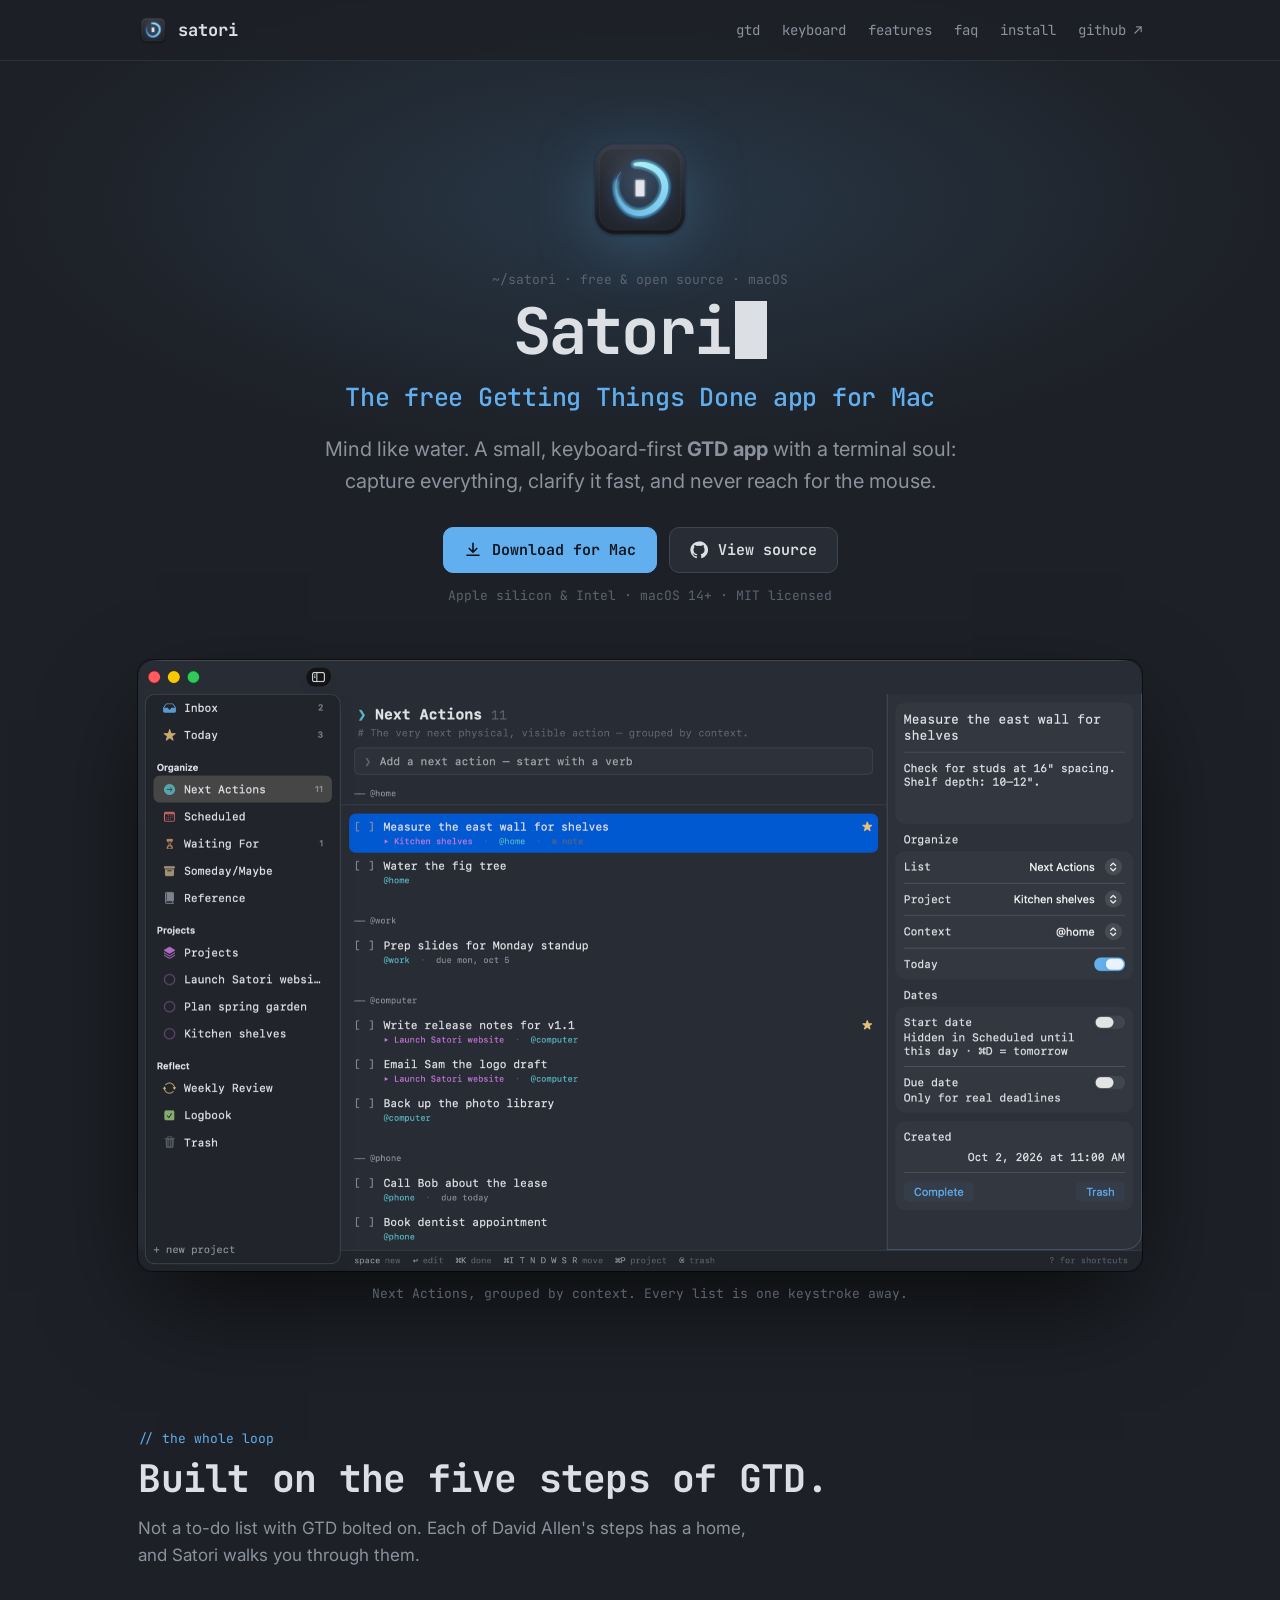
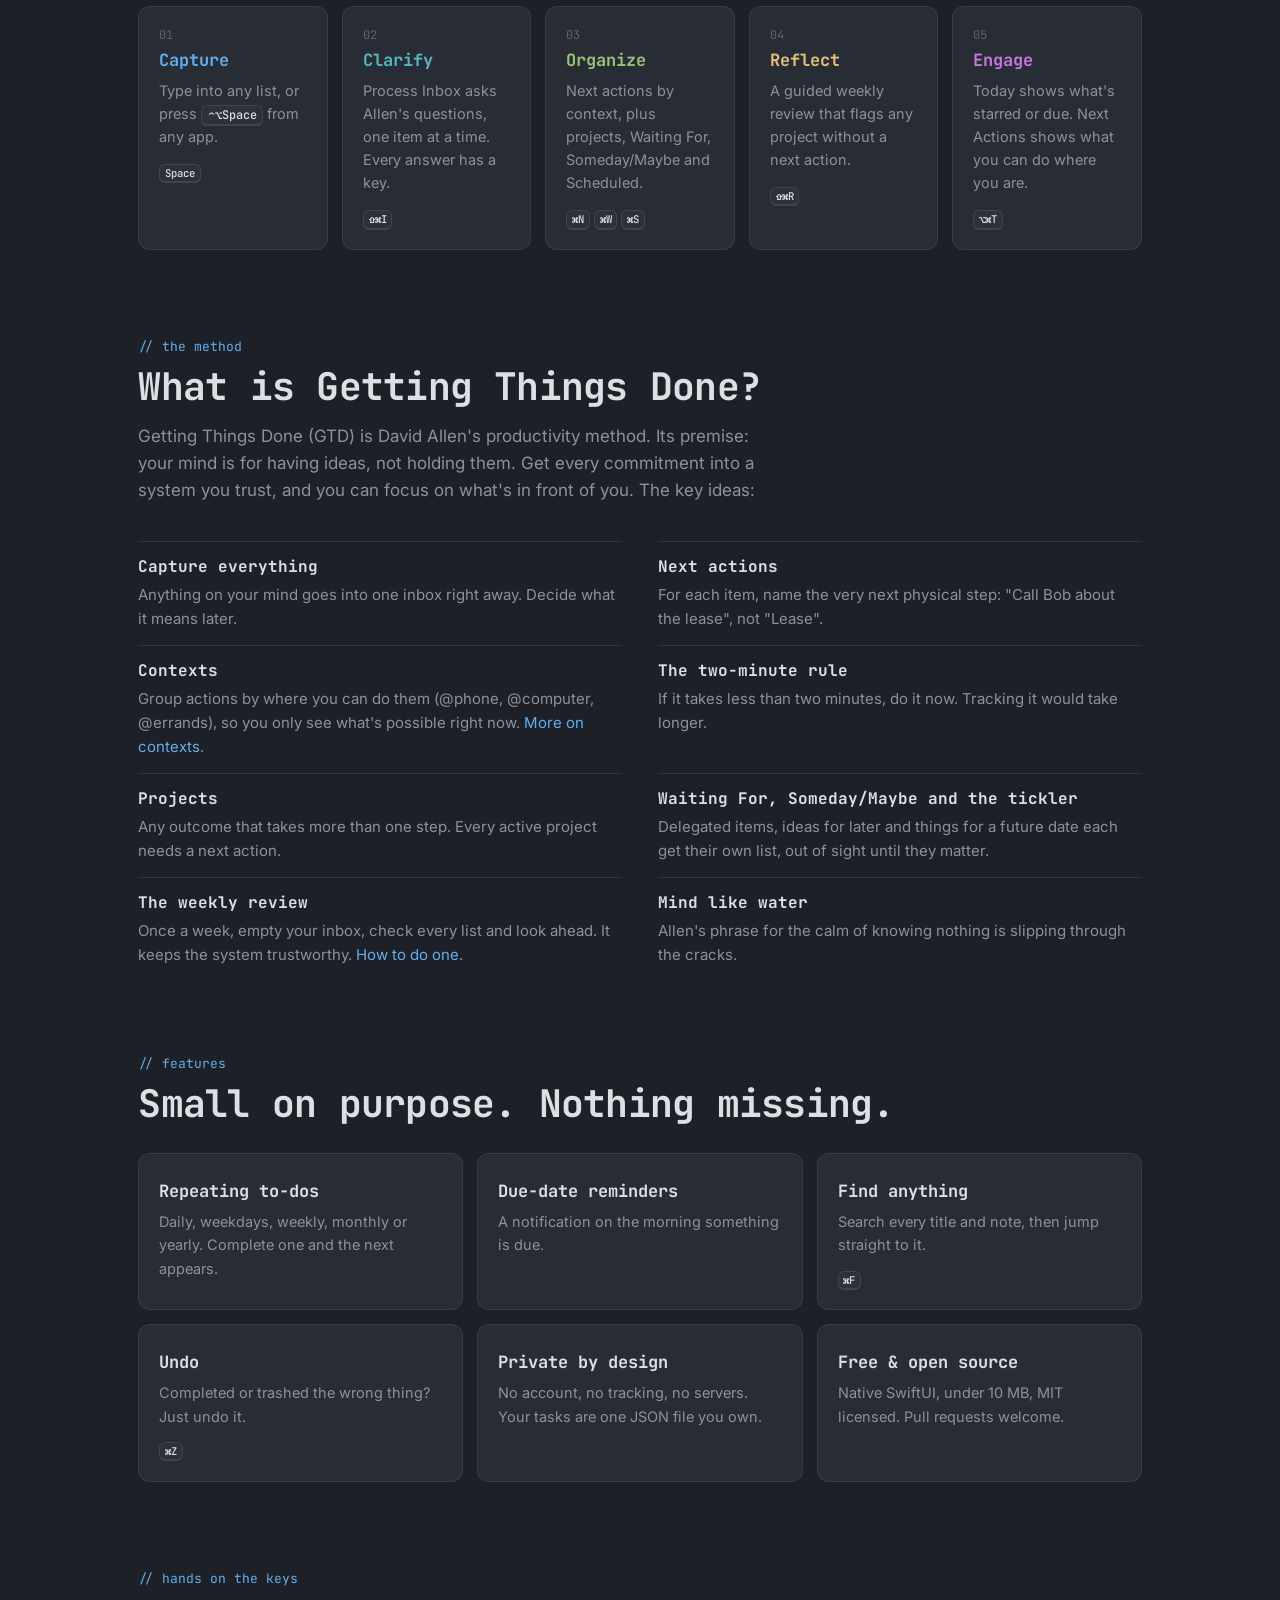
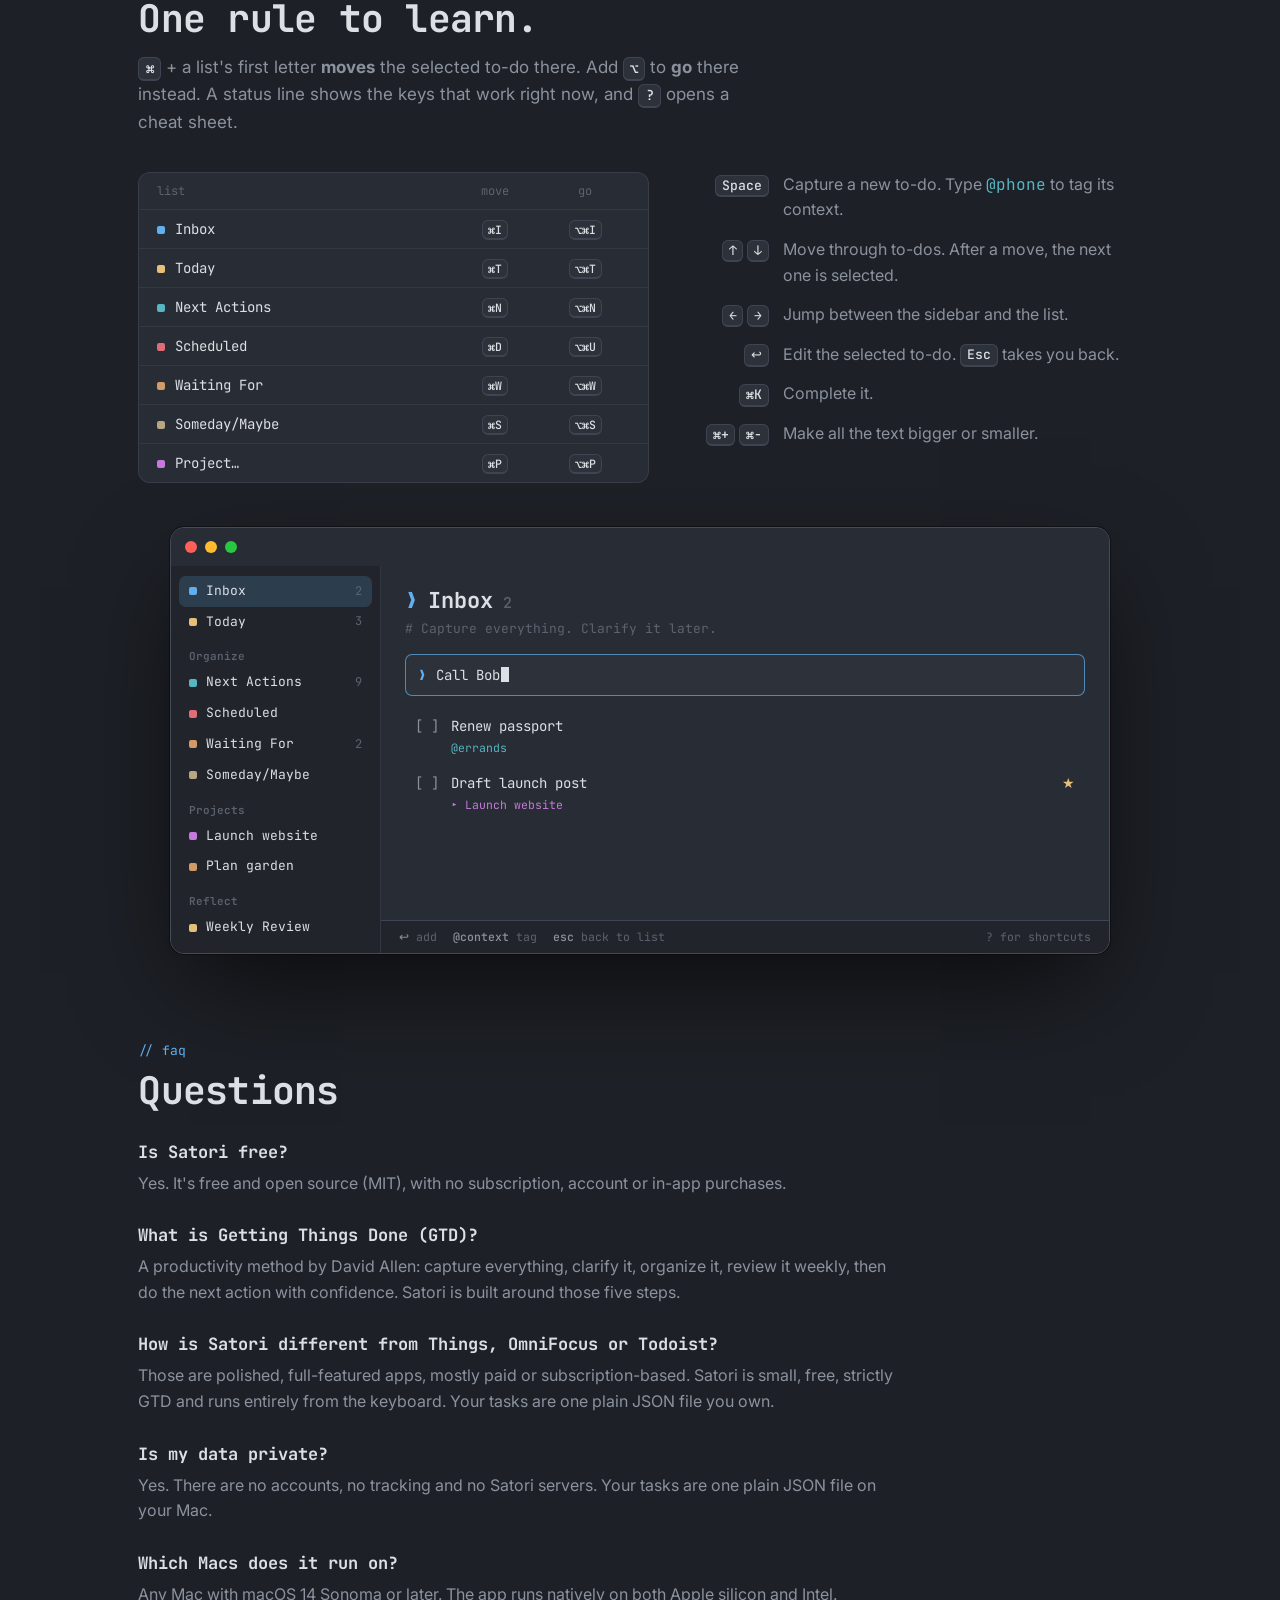
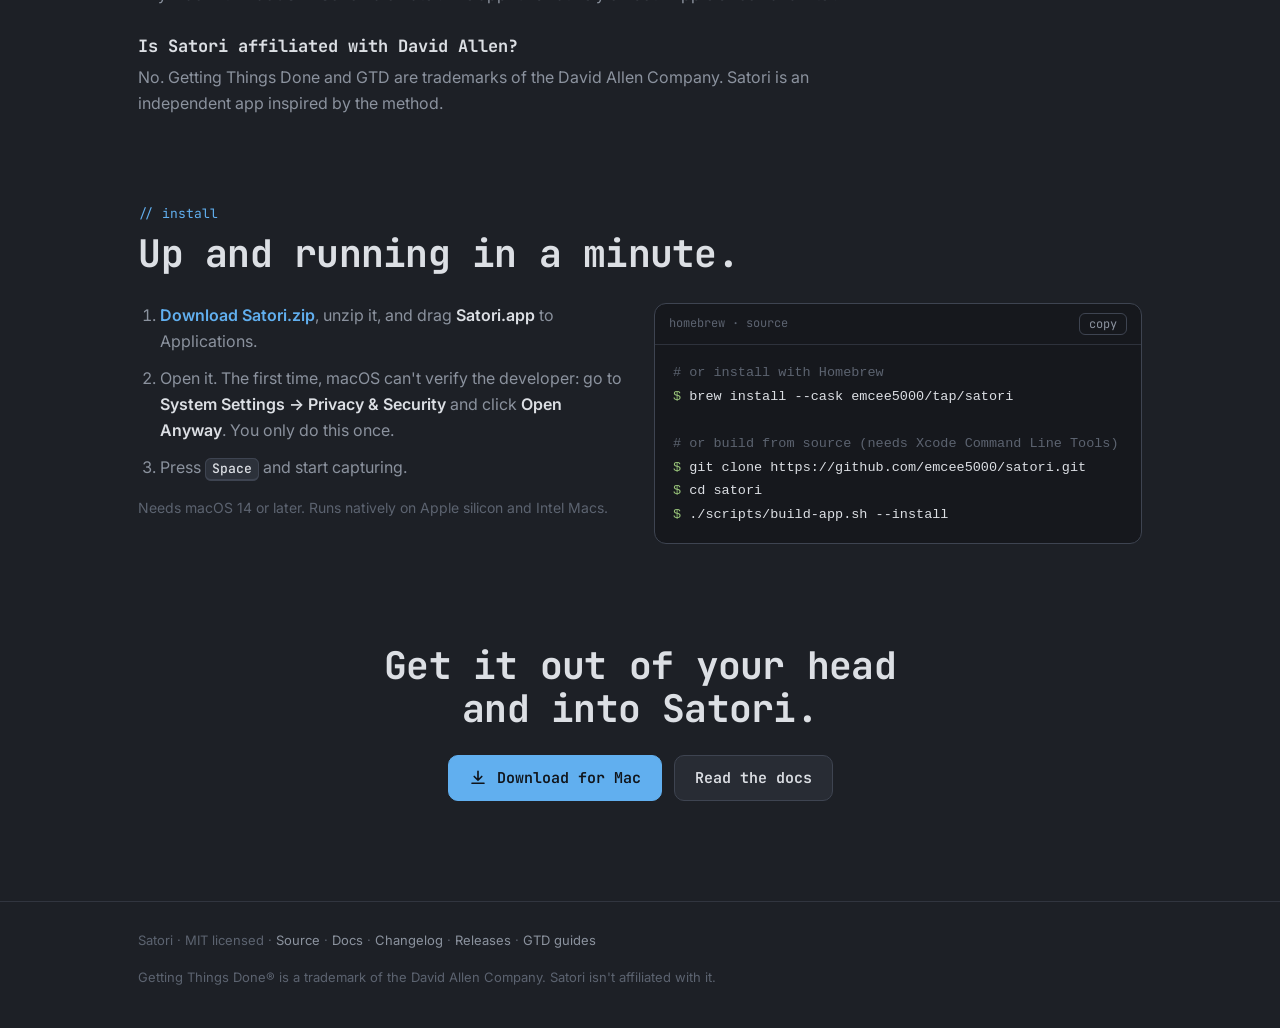
<file: site/index.html>
<!doctype html>
<html lang="en">
<head>
  <meta charset="utf-8">
  <meta name="viewport" content="width=device-width, initial-scale=1">
  <title>Satori — Free Getting Things Done (GTD) App for Mac</title>
  <meta name="description" content="Satori is a free, open-source Getting Things Done (GTD) app for Mac: inbox, next actions, projects, weekly review and reminders, all from the keyboard.">
  <link rel="canonical" href="https://satorigtd.app/">
  <meta name="robots" content="index, follow, max-image-preview:large">
  <meta property="og:type" content="website">
  <meta property="og:site_name" content="Satori">
  <meta property="og:title" content="Satori — Free Getting Things Done (GTD) App for Mac">
  <meta property="og:description" content="A free, open-source, keyboard-first GTD app for Mac. Capture everything, clarify it fast, and do a real weekly review.">
  <meta property="og:url" content="https://satorigtd.app/">
  <meta property="og:image" content="https://satorigtd.app/og.jpg">
  <meta property="og:image:width" content="1200">
  <meta property="og:image:height" content="630">
  <meta property="og:image:alt" content="Satori, the free Getting Things Done app for Mac, showing its Next Actions list">
  <meta name="twitter:card" content="summary_large_image">
  <meta name="twitter:title" content="Satori — Free Getting Things Done (GTD) App for Mac">
  <meta name="twitter:description" content="A free, open-source, keyboard-first GTD app for Mac.">
  <meta name="twitter:image" content="https://satorigtd.app/og.jpg">
  <script type="application/ld+json">
{
 "@context": "https://schema.org",
 "@graph": [
  {
   "@type": "SoftwareApplication",
   "@id": "https://satorigtd.app/#app",
   "name": "Satori",
   "description": "A free, open-source, keyboard-first Getting Things Done (GTD) app for Mac.",
   "url": "https://satorigtd.app/",
   "applicationCategory": "BusinessApplication",
   "applicationSubCategory": "Task manager",
   "operatingSystem": "macOS 14 or later",
   "offers": {
    "@type": "Offer",
    "price": "0",
    "priceCurrency": "USD"
   },
   "isAccessibleForFree": true,
   "downloadUrl": "https://github.com/emcee5000/satori/releases/latest/download/Satori.zip",
   "screenshot": "https://satorigtd.app/screenshot.png",
   "image": "https://satorigtd.app/icon.png",
   "license": "https://opensource.org/licenses/MIT",
   "featureList": [
    "Inbox capture from any app (⌃⌥Space)",
    "Process Inbox: GTD clarify questions, one item at a time",
    "Next actions grouped by context",
    "Projects with stalled-project warnings",
    "Waiting For, Someday/Maybe, Reference and a Scheduled tickler",
    "Guided weekly review",
    "Repeating to-dos",
    "Due-date reminders",
    "Undo and redo",
    "Find (⌘F)",
    "Keyboard shortcuts for everything",
    "Private: no account, data in one JSON file"
   ],
   "author": {
    "@type": "Person",
    "name": "Michael Clarke",
    "url": "https://github.com/emcee5000"
   },
   "sameAs": [
    "https://github.com/emcee5000/satori"
   ]
  },
  {
   "@type": "WebSite",
   "@id": "https://satorigtd.app/#website",
   "url": "https://satorigtd.app/",
   "name": "Satori",
   "about": {
    "@id": "https://satorigtd.app/#app"
   }
  },
  {
   "@type": "FAQPage",
   "@id": "https://satorigtd.app/#faq",
   "mainEntity": [
    {
     "@type": "Question",
     "name": "Is Satori free?",
     "acceptedAnswer": {
      "@type": "Answer",
      "text": "Yes. It's free and open source (MIT), with no subscription, account or in-app purchases."
     }
    },
    {
     "@type": "Question",
     "name": "What is Getting Things Done (GTD)?",
     "acceptedAnswer": {
      "@type": "Answer",
      "text": "A productivity method by David Allen: capture everything, clarify it, organize it, review it weekly, then do the next action with confidence. Satori is built around those five steps."
     }
    },
    {
     "@type": "Question",
     "name": "How is Satori different from Things, OmniFocus or Todoist?",
     "acceptedAnswer": {
      "@type": "Answer",
      "text": "Those are polished, full-featured apps, mostly paid or subscription-based. Satori is small, free, strictly GTD and runs entirely from the keyboard. Your tasks are one plain JSON file you own."
     }
    },
    {
     "@type": "Question",
     "name": "Is my data private?",
     "acceptedAnswer": {
      "@type": "Answer",
      "text": "Yes. There are no accounts, no tracking and no Satori servers. Your tasks are one plain JSON file on your Mac."
     }
    },
    {
     "@type": "Question",
     "name": "Which Macs does it run on?",
     "acceptedAnswer": {
      "@type": "Answer",
      "text": "Any Mac with macOS 14 Sonoma or later. The app runs natively on both Apple silicon and Intel."
     }
    },
    {
     "@type": "Question",
     "name": "Is Satori affiliated with David Allen?",
     "acceptedAnswer": {
      "@type": "Answer",
      "text": "No. Getting Things Done and GTD are trademarks of the David Allen Company. Satori is an independent app inspired by the method."
     }
    }
   ]
  }
 ]
}
  </script>
  <meta name="theme-color" content="#21252b">
  <link rel="icon" type="image/png" href="favicon.png">
  <link rel="apple-touch-icon" href="icon.png">
  <link rel="preconnect" href="https://fonts.googleapis.com">
  <link rel="preconnect" href="https://fonts.gstatic.com" crossorigin>
  <link href="https://fonts.googleapis.com/css2?family=JetBrains+Mono:wght@400;500;700&family=Inter:wght@400;500;600&display=swap" rel="stylesheet">
  <style>
    :root {
      --bg: #1d2026;
      --bg-2: #21252b;
      --panel: #282c34;
      --panel-2: #2c313a;
      --border: #3e4451;
      --text: #dcdfe4;
      --dim: #8b929e;
      --faint: #5c6370;
      --blue: #61afef;
      --cyan: #56b6c2;
      --green: #98c379;
      --yellow: #e5c07b;
      --orange: #d19a66;
      --red: #e06c75;
      --magenta: #c678dd;
      --mono: "JetBrains Mono", ui-monospace, "SF Mono", Menlo, monospace;
      --sans: Inter, system-ui, -apple-system, "Segoe UI", sans-serif;
      --radius: 12px;
      --gutter: 16px;
      --max: 1080px;
    }
    * { box-sizing: border-box; }
    html { scroll-behavior: smooth; }
    body {
      margin: 0;
      background: var(--bg);
      color: var(--text);
      font: 16px/1.6 var(--sans);
      -webkit-font-smoothing: antialiased;
      overflow-x: hidden;
    }
    a { color: var(--blue); text-decoration: none; }
    a:hover { text-decoration: underline; }
    .wrap { max-width: var(--max); margin: 0 auto; padding: 0 max(var(--gutter), 3vw); }
    .mono { font-family: var(--mono); }
    kbd {
      font: 500 0.82em var(--mono);
      color: var(--text);
      background: var(--panel-2);
      border: 1px solid var(--border);
      border-bottom-width: 2px;
      border-radius: 6px;
      padding: 0.1em 0.45em;
      white-space: nowrap;
    }

    /* Nav */
    nav { position: sticky; top: 0; z-index: 10; background: rgba(29, 32, 38, 0.8); backdrop-filter: blur(12px); border-bottom: 1px solid rgba(62, 68, 81, 0.5); }
    nav .wrap { display: flex; align-items: center; gap: 24px; height: 60px; }
    .brand { display: flex; align-items: center; gap: 10px; color: var(--text); font: 700 17px var(--mono); }
    .brand:hover { text-decoration: none; }
    .brand img { width: 30px; height: 30px; }
    nav .links { display: flex; gap: 22px; margin-left: auto; font: 14px var(--mono); }
    nav .links a { color: var(--dim); }
    nav .links a:hover { color: var(--text); text-decoration: none; }
    @media (max-width: 640px) { nav .links a:not(.gh) { display: none; } }

    /* Hero */
    .hero { padding: 72px 0 40px; text-align: center; position: relative; }
    .hero::before {
      content: ""; position: absolute; inset: -120px 0 auto; height: 520px; z-index: -1;
      background: radial-gradient(closest-side, rgba(97, 175, 239, 0.16), transparent);
    }
    .hero img.icon { width: 112px; height: 112px; filter: drop-shadow(0 12px 30px rgba(97, 175, 239, 0.25)); }
    .eyebrow { font: 13px var(--mono); color: var(--faint); margin: 18px 0 10px; }
    h1 { font: 700 clamp(36px, 6vw, 64px)/1.05 var(--mono); letter-spacing: -0.03em; margin: 0 0 18px; }
    h1 .cursor { display: inline-block; width: 0.5em; height: 0.9em; background: var(--text); vertical-align: -0.08em; margin-left: 0.08em; animation: blink 1.1s steps(1) infinite; }
    @keyframes blink { 50% { opacity: 0; } }
    h1 .tag { display: block; font: 500 clamp(19px, 2.6vw, 25px)/1.35 var(--mono); color: var(--blue); margin-top: 16px; letter-spacing: -0.01em; }
    .shot { margin: 56px auto 0; max-width: 1080px; }
    .shot img { width: 100%; height: auto; display: block; border-radius: 14px; box-shadow: 0 40px 100px -20px rgba(0, 0, 0, 0.75), 0 0 0 1px rgba(0, 0, 0, 0.5); }
    .shot figcaption { margin-top: 14px; font: 13px var(--mono); color: var(--faint); }
    .lede { font-size: clamp(17px, 2.2vw, 20px); color: var(--dim); max-width: 640px; margin: 0 auto 30px; }
    .cta { display: flex; gap: 12px; justify-content: center; flex-wrap: wrap; }
    .btn {
      display: inline-flex; align-items: center; gap: 10px; padding: 12px 20px; border-radius: 10px;
      font: 600 15px var(--mono); border: 1px solid var(--border); color: var(--text); background: var(--panel);
      transition: transform 0.15s, border-color 0.15s, background 0.15s;
    }
    .btn:hover { text-decoration: none; border-color: var(--dim); transform: translateY(-1px); }
    .btn.primary { background: var(--blue); border-color: var(--blue); color: #10141a; }
    .btn.primary:hover { background: #7cbdf2; }
    .btn svg { width: 18px; height: 18px; }
    .meta { margin-top: 14px; font: 13px var(--mono); color: var(--faint); }

    /* App mock */
    .demo { margin: 56px auto 0; max-width: 940px; }
    .window {
      border-radius: 14px; overflow: hidden; border: 1px solid #454b58; background: var(--panel);
      box-shadow: 0 40px 100px -20px rgba(0, 0, 0, 0.7), 0 0 0 1px rgba(0, 0, 0, 0.4);
      text-align: left; font-family: var(--mono);
    }
    .titlebar { height: 38px; display: flex; align-items: center; gap: 8px; padding: 0 14px; background: var(--panel); }
    .titlebar i { width: 12px; height: 12px; border-radius: 50%; display: block; }
    .titlebar i:nth-child(1) { background: #ff5f57; } .titlebar i:nth-child(2) { background: #febc2e; } .titlebar i:nth-child(3) { background: #28c840; }
    .app { display: grid; grid-template-columns: 210px 1fr; min-height: 380px; }
    .side { background: var(--bg-2); padding: 10px 8px; font-size: 13px; border-right: 1px solid rgba(62, 68, 81, 0.6); }
    .side h6 { margin: 12px 10px 4px; font: 600 11px var(--mono); color: var(--faint); }
    .side .item { display: flex; align-items: center; gap: 9px; padding: 5px 10px; border-radius: 7px; color: var(--text); }
    .side .item b { width: 8px; height: 8px; border-radius: 2px; display: inline-block; }
    .side .item span.n { margin-left: auto; color: var(--faint); font-size: 12px; }
    .side .item.on { background: rgba(97, 175, 239, 0.18); }
    .main { display: flex; flex-direction: column; min-width: 0; }
    .main .body { padding: 20px 24px; flex: 1; }
    .main .list-title { margin: 0; font: 700 22px var(--mono); display: flex; align-items: baseline; gap: 10px; }
    .main .list-title .chev { color: var(--blue); }
    .main .list-title .count { font-size: 15px; color: var(--faint); font-weight: 500; }
    .main .hint { color: var(--faint); font-size: 13px; margin: 4px 0 14px; }
    .prompt {
      display: flex; gap: 10px; align-items: center; padding: 9px 12px; border-radius: 7px; font-size: 14px;
      background: var(--panel-2); border: 1px solid var(--border); transition: border-color 0.2s;
    }
    .prompt.active { border-color: rgba(97, 175, 239, 0.7); }
    .prompt .p { color: var(--faint); font-weight: 700; transition: color 0.2s; }
    .prompt.active .p { color: var(--blue); }
    .prompt .ph { color: var(--faint); }
    .prompt .typed::after { content: ""; display: inline-block; width: 0.55em; height: 1.05em; background: var(--text); vertical-align: -0.15em; margin-left: 1px; animation: blink 1s steps(1) infinite; }
    .rows { list-style: none; margin: 12px 0 0; padding: 0; font-size: 14px; }
    .rows li {
      display: flex; gap: 12px; align-items: baseline; padding: 7px 10px; border-radius: 7px;
      transition: background 0.2s, opacity 0.35s, transform 0.35s, max-height 0.35s; max-height: 60px; overflow: hidden;
    }
    .rows li .box { color: var(--dim); }
    .rows li .t { display: flex; flex-direction: column; gap: 2px; }
    .rows li small { font-size: 11.5px; color: var(--faint); }
    .rows li small .ctx { color: var(--cyan); } .rows li small .proj { color: var(--magenta); }
    .rows li .star { margin-left: auto; color: var(--yellow); }
    .rows li.sel { background: #2457c5; }
    .rows li.sel small, .rows li.sel .box { color: #c9d6f2; }
    .rows li.gone { opacity: 0; transform: translateX(30px); max-height: 0; padding-top: 0; padding-bottom: 0; }
    .rows li.new { animation: rowin 0.35s ease-out; }
    @keyframes rowin { from { opacity: 0; transform: translateY(-6px); } }
    .status { display: flex; gap: 16px; padding: 7px 18px; font-size: 11.5px; background: var(--bg-2); border-top: 1px solid var(--border); color: var(--faint); white-space: nowrap; overflow: hidden; }
    .status b { color: var(--dim); font-weight: 500; }
    .status .right { margin-left: auto; }
    .keytoast {
      position: absolute; right: 22px; bottom: 50px; font: 600 14px var(--mono); padding: 8px 12px; border-radius: 9px;
      background: rgba(40, 44, 52, 0.95); border: 1px solid var(--border); color: var(--text);
      opacity: 0; transform: translateY(6px); transition: opacity 0.2s, transform 0.2s;
    }
    .keytoast.show { opacity: 1; transform: none; }
    .keytoast span { color: var(--dim); font-weight: 400; }
    .main { position: relative; }
    @media (max-width: 720px) {
      .app { grid-template-columns: 1fr; }
      .side { display: none; }
      .status .opt, .status .right { display: none; }
    }

    /* Sections */
    section { padding: 88px 0 0; }
    .kicker { font: 13px var(--mono); color: var(--blue); margin: 0 0 10px; }
    h2 { font: 700 clamp(26px, 3.6vw, 38px)/1.15 var(--mono); letter-spacing: -0.02em; margin: 0 0 14px; }
    .sub { color: var(--dim); max-width: 620px; margin: 0 0 36px; font-size: 17px; }

    .loop { display: grid; grid-template-columns: repeat(5, 1fr); gap: 14px; }
    .card { background: var(--panel); border: 1px solid rgba(62, 68, 81, 0.7); border-radius: var(--radius); padding: 20px; }
    .card .step { font: 12px var(--mono); color: var(--faint); }
    .card h3, .card h4 { font: 700 17px var(--mono); margin: 6px 0 8px; }
    .card p { margin: 0; color: var(--dim); font-size: 14.5px; }
    .card .key { margin-top: 14px; font-size: 13px; color: var(--faint); }
    @media (max-width: 960px) { .loop { grid-template-columns: repeat(2, 1fr); } }
    @media (max-width: 560px) { .loop { grid-template-columns: 1fr; } }

    .keys { display: grid; grid-template-columns: 1.1fr 1fr; gap: 28px; align-items: start; }
    .keymap { background: var(--panel); border: 1px solid rgba(62, 68, 81, 0.7); border-radius: var(--radius); overflow: hidden; font: 14px var(--mono); }
    .keymap .row { display: grid; grid-template-columns: 1fr 90px 90px; padding: 10px 18px; border-top: 1px solid rgba(62, 68, 81, 0.5); align-items: center; }
    .keymap .row:first-child { border-top: 0; color: var(--faint); font-size: 12px; }
    .keymap .row span:not(:first-child) { text-align: center; }
    .keymap .dot { display: inline-block; width: 8px; height: 8px; border-radius: 2px; margin-right: 10px; }
    .keylist { list-style: none; padding: 0; margin: 0; display: grid; gap: 14px; }
    .keylist li { display: flex; gap: 14px; align-items: baseline; color: var(--dim); }
    .keylist li .k { min-width: 92px; text-align: right; }
    @media (max-width: 820px) { .keys { grid-template-columns: 1fr; } }


    .install { display: grid; grid-template-columns: 1fr 1fr; gap: 28px; }
    .install ol { margin: 0; padding-left: 22px; color: var(--dim); }
    .install ol li { margin-bottom: 12px; }
    .install ol strong { color: var(--text); font-weight: 600; }
    .term { background: #16181d; border: 1px solid var(--border); border-radius: var(--radius); font: 13.5px/1.75 var(--mono); position: relative; overflow: hidden; }
    .term .bar { padding: 9px 14px; font-size: 12px; color: var(--faint); border-bottom: 1px solid rgba(62, 68, 81, 0.6); display: flex; }
    .term pre { margin: 0; padding: 16px 18px; overflow-x: auto; color: var(--text); }
    .term .c { color: var(--faint); } .term .d { color: var(--green); }
    .copy { margin-left: auto; background: none; border: 1px solid var(--border); color: var(--dim); font: 12px var(--mono); border-radius: 6px; padding: 2px 9px; cursor: pointer; }
    .copy:hover { color: var(--text); border-color: var(--dim); }
    .note { font-size: 14px; color: var(--faint); margin-top: 16px; }
    @media (max-width: 820px) { .install { grid-template-columns: 1fr; } }

    .features { display: grid; grid-template-columns: repeat(3, 1fr); gap: 14px; margin-top: 28px; }
    .features .card h3 { color: var(--text); }
    .features .card .key { margin-top: 12px; }
    @media (max-width: 960px) { .features { grid-template-columns: repeat(2, 1fr); } }
    @media (max-width: 560px) { .features { grid-template-columns: 1fr; } }

    .explain { display: grid; grid-template-columns: repeat(2, 1fr); gap: 14px 36px; margin: 0; }
    .explain div { border-top: 1px solid rgba(62, 68, 81, 0.6); padding-top: 14px; }
    .explain dt { font: 700 16px var(--mono); color: var(--text); margin-bottom: 6px; }
    .explain dd { margin: 0; color: var(--dim); font-size: 15px; }
    @media (max-width: 820px) { .explain { grid-template-columns: 1fr; } }

    .faq { max-width: 760px; }
    .faq h3 { font: 700 17px var(--mono); margin: 28px 0 8px; }
    .faq p { margin: 0; color: var(--dim); }

    .final { text-align: center; padding: 100px 0 40px; }
    .final h2 { margin-bottom: 24px; }
    footer { border-top: 1px solid rgba(62, 68, 81, 0.6); margin-top: 60px; padding: 28px 0 40px; color: var(--faint); font-size: 13px; }
    footer .wrap { display: flex; gap: 16px; flex-wrap: wrap; justify-content: space-between; }
    footer a { color: var(--dim); }

    @media (prefers-reduced-motion: reduce) {
      *, *::before, *::after { animation: none !important; transition: none !important; }
    }
  </style>
</head>
<body>

<nav>
  <div class="wrap">
    <a class="brand" href="#"><img src="favicon.png" alt="">satori</a>
    <div class="links">
      <a href="#gtd">gtd</a>
      <a href="#keyboard">keyboard</a>
      <a href="#features">features</a>
      <a href="#faq">faq</a>
      <a href="#install">install</a>
      <a class="gh" href="https://github.com/emcee5000/satori">github ↗</a>
    </div>
  </div>
</nav>

<header class="hero">
  <div class="wrap">
    <img class="icon" src="icon.png" alt="Satori app icon: a glowing ensō around a block cursor">
    <p class="eyebrow">~/satori  ·  free &amp; open source  ·  macOS</p>
    <h1>Satori<span class="cursor" aria-hidden="true"></span>
      <span class="tag">The free Getting Things Done app for Mac</span></h1>
    <p class="lede">Mind like water. A small, keyboard-first <strong>GTD app</strong> with a terminal soul:
      capture everything, clarify it fast, and never reach for the mouse.</p>
    <div class="cta">
      <a class="btn primary" id="download" href="https://github.com/emcee5000/satori/releases/latest/download/Satori.zip">
        <svg viewBox="0 0 24 24" fill="none" stroke="currentColor" stroke-width="2.2" stroke-linecap="round" stroke-linejoin="round" aria-hidden="true"><path d="M12 3v12m0 0-5-5m5 5 5-5M4 19h16"/></svg>
        Download for Mac
      </a>
      <a class="btn" href="https://github.com/emcee5000/satori">
        <svg viewBox="0 0 24 24" fill="currentColor" aria-hidden="true"><path d="M12 .5a11.5 11.5 0 0 0-3.64 22.41c.58.1.79-.25.79-.56v-2c-3.2.7-3.88-1.37-3.88-1.37-.53-1.33-1.28-1.69-1.28-1.69-1.05-.71.08-.7.08-.7 1.16.08 1.77 1.19 1.77 1.19 1.03 1.77 2.7 1.26 3.36.96.1-.75.4-1.26.73-1.55-2.56-.29-5.25-1.28-5.25-5.68 0-1.26.45-2.28 1.19-3.09-.12-.29-.52-1.46.11-3.04 0 0 .97-.31 3.17 1.18a11 11 0 0 1 5.77 0c2.2-1.49 3.17-1.18 3.17-1.18.63 1.58.23 2.75.11 3.04.74.81 1.19 1.83 1.19 3.09 0 4.41-2.7 5.38-5.26 5.67.41.36.78 1.06.78 2.14v3.17c0 .31.21.67.8.56A11.5 11.5 0 0 0 12 .5Z"/></svg>
        View source
      </a>
    </div>
    <p class="meta" id="meta">Apple silicon &amp; Intel · macOS 14+ · MIT licensed</p>

    <figure class="shot">
      <img src="screenshot.png" width="1800" height="1098" fetchpriority="high" alt="Satori's Next Actions list grouped by context, with the sidebar of GTD lists and a to-do open in the details panel">
      <figcaption>Next Actions, grouped by context. Every list is one keystroke away.</figcaption>
    </figure>
  </div>
</header>

<main class="wrap">

  <section id="gtd">
    <p class="kicker">// the whole loop</p>
    <h2>Built on the five steps of GTD.</h2>
    <p class="sub">Not a to-do list with GTD bolted on. Each of David Allen's steps has a home, and Satori walks you
      through them.</p>
    <div class="loop">
      <div class="card"><div class="step">01</div><h3 style="color:var(--blue)">Capture</h3><p>Type into any list, or press <kbd>⌃⌥Space</kbd> from any app.</p><div class="key"><kbd>Space</kbd></div></div>
      <div class="card"><div class="step">02</div><h3 style="color:var(--cyan)">Clarify</h3><p>Process Inbox asks Allen's questions, one item at a time. Every answer has a key.</p><div class="key"><kbd>⇧⌘I</kbd></div></div>
      <div class="card"><div class="step">03</div><h3 style="color:var(--green)">Organize</h3><p>Next actions by context, plus projects, Waiting For, Someday/Maybe and Scheduled.</p><div class="key"><kbd>⌘N</kbd> <kbd>⌘W</kbd> <kbd>⌘S</kbd></div></div>
      <div class="card"><div class="step">04</div><h3 style="color:var(--yellow)">Reflect</h3><p>A guided weekly review that flags any project without a next action.</p><div class="key"><kbd>⇧⌘R</kbd></div></div>
      <div class="card"><div class="step">05</div><h3 style="color:var(--magenta)">Engage</h3><p>Today shows what's starred or due. Next Actions shows what you can do where you are.</p><div class="key"><kbd>⌥⌘T</kbd></div></div>
    </div>
  </section>

  <section id="what-is-gtd">
    <p class="kicker">// the method</p>
    <h2>What is Getting Things Done?</h2>
    <p class="sub">Getting Things Done (GTD) is David Allen's productivity method. Its premise: your mind is for having
      ideas, not holding them. Get every commitment into a system you trust, and you can focus on what's in front of
      you. The key ideas:</p>
    <dl class="explain">
      <div><dt>Capture everything</dt><dd>Anything on your mind goes into one inbox right away. Decide what it means later.</dd></div>
      <div><dt>Next actions</dt><dd>For each item, name the very next physical step: "Call Bob about the lease", not
        "Lease".</dd></div>
      <div><dt>Contexts</dt><dd>Group actions by where you can do them (@phone, @computer, @errands), so you only see
        what's possible right now. <a href="guides/gtd-contexts/">More on contexts</a>.</dd></div>
      <div><dt>The two-minute rule</dt><dd>If it takes less than two minutes, do it now. Tracking it would take longer.</dd></div>
      <div><dt>Projects</dt><dd>Any outcome that takes more than one step. Every active project needs a next
        action.</dd></div>
      <div><dt>Waiting For, Someday/Maybe and the tickler</dt><dd>Delegated items, ideas for later and things for a future date each get their own
        list, out of sight until they matter.</dd></div>
      <div><dt>The weekly review</dt><dd>Once a week, empty your inbox, check every list and look ahead. It keeps the system
        trustworthy. <a href="guides/weekly-review/">How to do one</a>.</dd></div>
      <div><dt>Mind like water</dt><dd>Allen's phrase for the calm of knowing nothing is slipping through the cracks.</dd></div>
    </dl>
  </section>

  <section id="features">
    <p class="kicker">// features</p>
    <h2>Small on purpose. Nothing missing.</h2>
    <div class="features">
      <div class="card"><h3>Repeating to-dos</h3><p>Daily, weekdays, weekly, monthly or yearly. Complete one and the next appears.</p></div>
      <div class="card"><h3>Due-date reminders</h3><p>A notification on the morning something is due.</p></div>
      <div class="card"><h3>Find anything</h3><p>Search every title and note, then jump straight to it.</p><div class="key"><kbd>⌘F</kbd></div></div>
      <div class="card"><h3>Undo</h3><p>Completed or trashed the wrong thing? Just undo it.</p><div class="key"><kbd>⌘Z</kbd></div></div>
      <div class="card"><h3>Private by design</h3><p>No account, no tracking, no servers. Your tasks are one JSON file you own.</p></div>
      <div class="card"><h3>Free &amp; open source</h3><p>Native SwiftUI, under 10 MB, MIT licensed. Pull requests welcome.</p></div>
    </div>
  </section>

  <section id="keyboard">
    <p class="kicker">// hands on the keys</p>
    <h2>One rule to learn.</h2>
    <p class="sub"><kbd>⌘</kbd> + a list's first letter <strong>moves</strong> the selected to-do there.
      Add <kbd>⌥</kbd> to <strong>go</strong> there instead. A status line shows the keys that work right now,
      and <kbd>?</kbd> opens a cheat sheet.</p>
    <div class="keys">
      <div class="keymap" role="table" aria-label="List shortcuts">
        <div class="row" role="row"><span>list</span><span>move</span><span>go</span></div>
        <div class="row" role="row"><span><i class="dot" style="background:var(--blue)"></i>Inbox</span><span><kbd>⌘I</kbd></span><span><kbd>⌥⌘I</kbd></span></div>
        <div class="row" role="row"><span><i class="dot" style="background:var(--yellow)"></i>Today</span><span><kbd>⌘T</kbd></span><span><kbd>⌥⌘T</kbd></span></div>
        <div class="row" role="row"><span><i class="dot" style="background:var(--cyan)"></i>Next Actions</span><span><kbd>⌘N</kbd></span><span><kbd>⌥⌘N</kbd></span></div>
        <div class="row" role="row"><span><i class="dot" style="background:var(--red)"></i>Scheduled</span><span><kbd>⌘D</kbd></span><span><kbd>⌥⌘U</kbd></span></div>
        <div class="row" role="row"><span><i class="dot" style="background:var(--orange)"></i>Waiting For</span><span><kbd>⌘W</kbd></span><span><kbd>⌥⌘W</kbd></span></div>
        <div class="row" role="row"><span><i class="dot" style="background:#b8a584"></i>Someday/Maybe</span><span><kbd>⌘S</kbd></span><span><kbd>⌥⌘S</kbd></span></div>
        <div class="row" role="row"><span><i class="dot" style="background:var(--magenta)"></i>Project…</span><span><kbd>⌘P</kbd></span><span><kbd>⌥⌘P</kbd></span></div>
      </div>
      <ul class="keylist">
        <li><span class="k"><kbd>Space</kbd></span><span>Capture a new to-do. Type <span class="mono" style="color:var(--cyan)">@phone</span> to tag its context.</span></li>
        <li><span class="k"><kbd>↑</kbd> <kbd>↓</kbd></span><span>Move through to-dos. After a move, the next one is selected.</span></li>
        <li><span class="k"><kbd>←</kbd> <kbd>→</kbd></span><span>Jump between the sidebar and the list.</span></li>
        <li><span class="k"><kbd>↩</kbd></span><span>Edit the selected to-do. <kbd>Esc</kbd> takes you back.</span></li>
        <li><span class="k"><kbd>⌘K</kbd></span><span>Complete it.</span></li>
        <li><span class="k"><kbd>⌘+</kbd> <kbd>⌘−</kbd></span><span>Make all the text bigger or smaller.</span></li>
      </ul>
    </div>
    <div class="demo" style="margin-top:44px" aria-label="Animated demo of Satori capturing a to-do and moving it to Next Actions">
      <div class="window">
        <div class="titlebar"><i></i><i></i><i></i></div>
        <div class="app">
          <aside class="side" aria-hidden="true">
            <div class="item on" id="side-inbox"><b style="background:var(--blue)"></b>Inbox<span class="n" id="n-inbox">2</span></div>
            <div class="item"><b style="background:var(--yellow)"></b>Today<span class="n">3</span></div>
            <h6>Organize</h6>
            <div class="item" id="side-next"><b style="background:var(--cyan)"></b>Next Actions<span class="n" id="n-next">9</span></div>
            <div class="item"><b style="background:var(--red)"></b>Scheduled</div>
            <div class="item"><b style="background:var(--orange)"></b>Waiting For<span class="n">2</span></div>
            <div class="item"><b style="background:#b8a584"></b>Someday/Maybe</div>
            <h6>Projects</h6>
            <div class="item"><b style="background:var(--magenta)"></b>Launch website</div>
            <div class="item"><b style="background:var(--orange)"></b>Plan garden</div>
            <h6>Reflect</h6>
            <div class="item"><b style="background:var(--yellow)"></b>Weekly Review</div>
          </aside>
          <div class="main">
            <div class="body">
              <div class="list-title"><span class="chev">❯</span> Inbox <span class="count" id="count">2</span></div>
              <div class="hint"># Capture everything. Clarify it later.</div>
              <div class="prompt" id="prompt"><span class="p">❯</span><span id="typed"></span><span class="ph" id="ph">Capture a thought… (press Space)</span></div>
              <ul class="rows" id="rows">
                <li><span class="box">[ ]</span><span class="t">Renew passport<small><span class="ctx">@errands</span></small></span></li>
                <li><span class="box">[ ]</span><span class="t">Draft launch post<small><span class="proj">▸ Launch website</span></small></span><span class="star">★</span></li>
              </ul>
            </div>
            <div class="status" id="status"><span><b>space</b> new</span><span><b>↩</b> edit</span><span><b>⌘K</b> done</span><span class="opt"><b>⌘I T N D W S R</b> move</span><span class="right">? for shortcuts</span></div>
            <div class="keytoast" id="toast"></div>
          </div>
        </div>
      </div>
    </div>
  </section>

  <section id="faq">
    <p class="kicker">// faq</p>
    <h2>Questions</h2>
    <div class="faq">
      <h3>Is Satori free?</h3>
      <p>Yes. It's free and open source (MIT), with no subscription, account or in-app purchases.</p>
      <h3>What is Getting Things Done (GTD)?</h3>
      <p>A productivity method by David Allen: capture everything, clarify it, organize it, review it weekly, then do the next action with confidence. Satori is built around those five steps.</p>
      <h3>How is Satori different from Things, OmniFocus or Todoist?</h3>
      <p>Those are polished, full-featured apps, mostly paid or subscription-based. Satori is small, free, strictly GTD and runs entirely from the keyboard. Your tasks are one plain JSON file you own.</p>
      <h3>Is my data private?</h3>
      <p>Yes. There are no accounts, no tracking and no Satori servers. Your tasks are one plain JSON file on your Mac.</p>
      <h3>Which Macs does it run on?</h3>
      <p>Any Mac with macOS 14 Sonoma or later. The app runs natively on both Apple silicon and Intel.</p>
      <h3>Is Satori affiliated with David Allen?</h3>
      <p>No. Getting Things Done and GTD are trademarks of the David Allen Company. Satori is an independent app inspired by the method.</p>
    </div>
  </section>

  <section id="install">
    <p class="kicker">// install</p>
    <h2>Up and running in a minute.</h2>
    <div class="install" style="margin-top:28px">
      <div>
        <ol>
          <li><strong><a href="https://github.com/emcee5000/satori/releases/latest/download/Satori.zip">Download Satori.zip</a></strong>, unzip it, and drag <strong>Satori.app</strong> to Applications.</li>
          <li>Open it. The first time, macOS can't verify the developer: go to <strong>System Settings → Privacy &amp; Security</strong> and click <strong>Open Anyway</strong>. You only do this once.</li>
          <li>Press <kbd>Space</kbd> and start capturing.</li>
        </ol>
        <p class="note">Needs macOS 14 or later. Runs natively on Apple silicon and Intel Macs.</p>
      </div>
      <div class="term">
        <div class="bar">homebrew · source<button class="copy" id="copy" type="button">copy</button></div>
<pre id="cmd"><span class="c"># or install with Homebrew</span>
<span class="d">$</span> brew install --cask emcee5000/tap/satori

<span class="c"># or build from source (needs Xcode Command Line Tools)</span>
<span class="d">$</span> git clone https://github.com/emcee5000/satori.git
<span class="d">$</span> cd satori
<span class="d">$</span> ./scripts/build-app.sh --install</pre>
      </div>
    </div>
  </section>

  <section class="final">
    <h2>Get it out of your head<br>and into Satori.</h2>
    <div class="cta">
      <a class="btn primary" href="https://github.com/emcee5000/satori/releases/latest/download/Satori.zip">
        <svg viewBox="0 0 24 24" fill="none" stroke="currentColor" stroke-width="2.2" stroke-linecap="round" stroke-linejoin="round" aria-hidden="true"><path d="M12 3v12m0 0-5-5m5 5 5-5M4 19h16"/></svg>
        Download for Mac
      </a>
      <a class="btn" href="https://github.com/emcee5000/satori#readme">Read the docs</a>
    </div>
  </section>
</main>

<footer>
  <div class="wrap">
    <span>Satori · MIT licensed · <a href="https://github.com/emcee5000/satori">Source</a> ·
      <a href="https://github.com/emcee5000/satori#readme">Docs</a> ·
      <a href="https://github.com/emcee5000/satori/blob/main/CHANGELOG.md">Changelog</a> ·
      <a href="https://github.com/emcee5000/satori/releases">Releases</a> ·
      <a href="guides/">GTD guides</a></span>
    <span>Getting Things Done® is a trademark of the David Allen Company. Satori isn't affiliated with it.</span>
  </div>
</footer>

<script>
  // Show the latest release version next to the download button.
  fetch("https://api.github.com/repos/emcee5000/satori/releases/latest")
    .then(r => r.ok ? r.json() : null)
    .then(rel => {
      if (rel && rel.tag_name) {
        document.getElementById("meta").textContent =
          rel.tag_name + " · Apple silicon & Intel · macOS 14+ · MIT licensed";
      }
    })
    .catch(() => {});

  document.getElementById("copy").addEventListener("click", e => {
    const text = "brew install --cask emcee5000/tap/satori";
    navigator.clipboard?.writeText(text).then(() => {
      e.target.textContent = "copied";
      setTimeout(() => (e.target.textContent = "copy"), 1500);
    });
  });

  // Demo: capture a to-do, then move it to Next Actions with ⌘N. Loops.
  (function demo() {
    if (window.matchMedia("(prefers-reduced-motion: reduce)").matches) return;
    const $ = id => document.getElementById(id);
    const prompt = $("prompt"), typed = $("typed"), ph = $("ph"), rows = $("rows"), toast = $("toast");
    const status = $("status");
    const idle = status.innerHTML;
    const typing = '<span><b>↩</b> add</span><span><b>@context</b> tag</span><span><b>esc</b> back to list</span><span class="right">? for shortcuts</span>';
    const items = [
      { text: "Call Bob about the lease ", ctx: "@phone" },
      { text: "Buy birthday card for Mia ", ctx: "@errands" },
      { text: "Email Sam the draft ", ctx: "@computer" },
    ];
    const wait = ms => new Promise(r => setTimeout(r, ms));
    let inbox = 2, next = 9, i = 0;

    function showToast(html) { toast.innerHTML = html; toast.classList.add("show"); }
    function setCounts() { $("count").textContent = inbox; $("n-inbox").textContent = inbox; $("n-next").textContent = next; }

    async function run() {
      await wait(1400);
      const item = items[i++ % items.length];
      const full = item.text + item.ctx;
      showToast("<kbd>Space</kbd> <span>new to-do</span>");
      prompt.classList.add("active"); ph.style.display = "none"; typed.className = "typed"; status.innerHTML = typing;
      await wait(500); toast.classList.remove("show");
      for (const ch of full) { typed.textContent += ch; await wait(45 + Math.random() * 45); }
      await wait(450);

      // Return: the context word becomes a tag.
      const li = document.createElement("li");
      li.className = "new";
      li.innerHTML = '<span class="box">[ ]</span><span class="t"></span>';
      li.querySelector(".t").innerHTML = item.text.trim().replace(/&/g, "&amp;").replace(/</g, "&lt;") +
        '<small><span class="ctx">' + item.ctx + "</span></small>";
      rows.prepend(li);
      inbox++; setCounts();
      typed.textContent = ""; typed.className = ""; ph.style.display = ""; prompt.classList.remove("active");
      status.innerHTML = idle;
      await wait(700);

      li.classList.add("sel");
      await wait(900);
      showToast("<kbd>⌘N</kbd> <span>move to Next Actions</span>");
      $("side-next").classList.add("on");
      await wait(450);
      li.classList.add("gone");
      inbox--; next++; setCounts();
      await wait(900);
      $("side-next").classList.remove("on");
      toast.classList.remove("show");
      li.remove();
      run();
    }
    run();
  })();
</script>
</body>
</html>
</file>
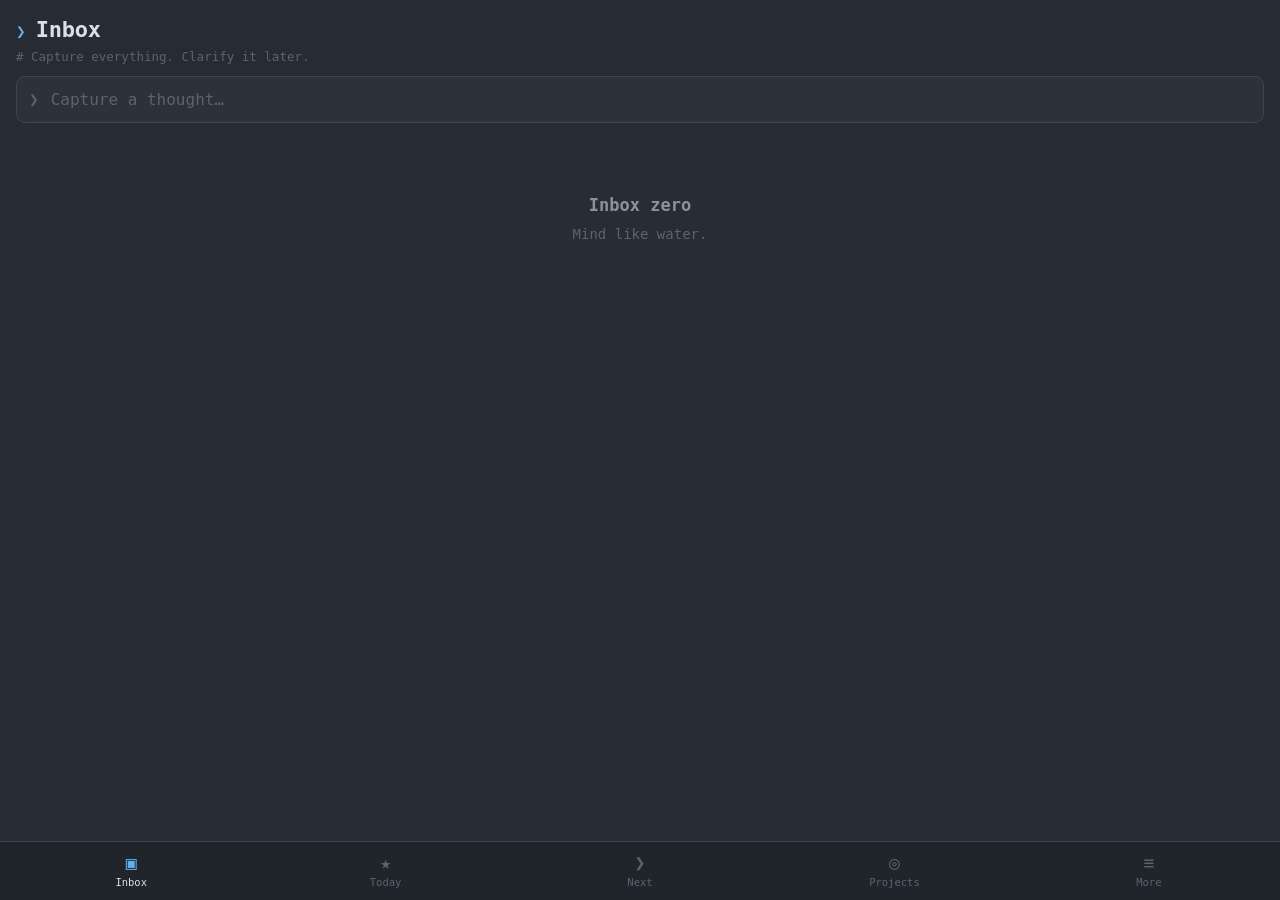
<file: site/app/index.html>
<!doctype html>
<html lang="en">
<head>
  <meta charset="utf-8">
  <meta name="viewport" content="width=device-width, initial-scale=1, viewport-fit=cover">
  <title>Satori for iPhone — Free GTD Web App</title>
  <meta name="description" content="Satori for iPhone: a free, offline-ready Getting Things Done (GTD) web app that syncs with Satori for Mac through your own private GitHub repo.">
  <meta name="robots" content="noindex">
  <meta name="theme-color" content="#21252b">
  <meta name="apple-mobile-web-app-capable" content="yes">
  <meta name="mobile-web-app-capable" content="yes">
  <meta name="apple-mobile-web-app-status-bar-style" content="black-translucent">
  <meta name="apple-mobile-web-app-title" content="Satori">
  <link rel="manifest" href="manifest.webmanifest">
  <link rel="icon" type="image/png" href="icon-192.png">
  <link rel="apple-touch-icon" href="apple-touch-icon.png">
  <style>
    :root {
      --bg: #282c34; --bar: #21252b; --panel: #2c313a; --raised: #323844; --border: #3e4451;
      --text: #dcdfe4; --dim: #8b929e; --faint: #5c6370;
      --blue: #61afef; --cyan: #56b6c2; --green: #98c379; --yellow: #e5c07b;
      --orange: #d19a66; --red: #e06c75; --magenta: #c678dd; --sand: #b8a584;
      --mono: ui-monospace, "SF Mono", "JetBrains Mono", Menlo, monospace;
      --top: env(safe-area-inset-top); --bottom: env(safe-area-inset-bottom);
    }
    * { box-sizing: border-box; -webkit-tap-highlight-color: transparent; }
    html, body { margin: 0; background: var(--bg); color: var(--text); font: 16px/1.45 var(--mono); }
    body { min-height: 100dvh; overscroll-behavior-y: none; }
    button, input, select, textarea { font: inherit; color: inherit; }
    button { background: none; border: 0; padding: 0; cursor: pointer; }

    /* Header + capture */
    header {
      position: sticky; top: 0; z-index: 5; background: rgba(40, 44, 52, 0.94);
      backdrop-filter: blur(12px); -webkit-backdrop-filter: blur(12px);
      padding: calc(var(--top) + 14px) 16px 10px;
    }
    .titlebar { display: flex; align-items: baseline; gap: 10px; }
    .titlebar h1 { margin: 0; font-size: 22px; font-weight: 700; letter-spacing: -0.01em; }
    .titlebar .chev { font-weight: 700; }
    .titlebar .count { color: var(--faint); font-size: 15px; }
    .titlebar .back { color: var(--dim); font-size: 15px; margin-right: 2px; }
    .sync { margin-left: auto; font-size: 12px; color: var(--faint); }
    .sync.ok { color: var(--green); } .sync.err { color: var(--red); }
    .hint { color: var(--faint); font-size: 12.5px; margin: 2px 0 10px; }
    .capture {
      display: flex; gap: 10px; align-items: center; background: var(--panel);
      border: 1px solid var(--border); border-radius: 9px; padding: 10px 12px;
    }
    .capture:focus-within { border-color: rgba(97, 175, 239, 0.7); }
    .capture span { color: var(--faint); font-weight: 700; }
    .capture:focus-within span { color: var(--blue); }
    .capture input { flex: 1; min-width: 0; background: none; border: 0; outline: none; font-size: 16px; }
    .capture input::placeholder { color: var(--faint); }

    /* Lists */
    main { padding: 4px 8px calc(var(--bottom) + 84px); }
    .section { color: var(--dim); font-size: 12px; padding: 16px 10px 4px; }
    .row { display: flex; gap: 12px; align-items: flex-start; padding: 11px 10px; border-radius: 9px; }
    .row:active { background: var(--panel); }
    .box { color: var(--dim); padding: 0 2px; white-space: pre; }
    .row.done .box { color: var(--green); }
    .row .t { flex: 1; min-width: 0; }
    .row .title { overflow-wrap: anywhere; }
    .row.done .title { color: var(--faint); text-decoration: line-through; }
    .meta { font-size: 12px; color: var(--faint); margin-top: 2px; }
    .meta .ctx { color: var(--cyan); } .meta .proj { color: var(--magenta); } .meta .wait { color: var(--orange); }
    .meta .start { color: var(--red); opacity: 0.85; } .meta .over { color: var(--red); }
    .star { color: var(--yellow); }
    .empty { text-align: center; color: var(--faint); padding: 56px 20px; font-size: 14px; }
    .empty b { display: block; color: var(--dim); font-size: 17px; margin-bottom: 6px; }
    .nav-row { display: flex; align-items: center; gap: 12px; padding: 14px 10px; border-radius: 9px; }
    .nav-row:active { background: var(--panel); }
    .nav-row .dot { width: 9px; height: 9px; border-radius: 2px; flex: none; }
    .nav-row .n { margin-left: auto; color: var(--faint); font-size: 13px; }
    .nav-row .warn { color: var(--orange); font-size: 12px; margin-left: auto; }

    /* Tab bar */
    nav.tabs {
      position: fixed; left: 0; right: 0; bottom: 0; z-index: 6; display: flex;
      background: rgba(33, 37, 43, 0.96); backdrop-filter: blur(12px); -webkit-backdrop-filter: blur(12px);
      border-top: 1px solid var(--border); padding: 6px 4px calc(var(--bottom) + 6px);
    }
    nav.tabs button { flex: 1; display: flex; flex-direction: column; align-items: center; gap: 1px; padding: 4px 0; color: var(--faint); font-size: 10.5px; }
    nav.tabs button .g { font-size: 18px; line-height: 1.2; }
    nav.tabs button.on { color: var(--text); }
    nav.tabs button.on .g { color: var(--blue); }
    nav.tabs button { position: relative; }
    nav.tabs .badge { position: absolute; top: 0; left: calc(50% + 9px); font-size: 10px; color: var(--blue); }

    /* Editor sheet */
    .scrim { position: fixed; inset: 0; background: rgba(0, 0, 0, 0.45); z-index: 9; opacity: 0; pointer-events: none; transition: opacity 0.2s; }
    .scrim.open { opacity: 1; pointer-events: auto; }
    .sheet {
      position: fixed; left: 0; right: 0; bottom: 0; z-index: 10; max-height: 88dvh; overflow-y: auto;
      background: var(--bar); border-top: 1px solid var(--border); border-radius: 16px 16px 0 0;
      padding: 10px 16px calc(var(--bottom) + 18px); transform: translateY(105%); transition: transform 0.25s ease;
    }
    .sheet.open { transform: none; }
    .grab { width: 38px; height: 5px; border-radius: 3px; background: var(--border); margin: 0 auto 12px; }
    .sheet textarea, .sheet input[type=text], .sheet input[type=password], .sheet input[type=date], .sheet select {
      width: 100%; background: var(--panel); border: 1px solid var(--border); border-radius: 9px; padding: 10px 12px; outline: none;
    }
    .sheet textarea:focus, .sheet input:focus, .sheet select:focus { border-color: rgba(97, 175, 239, 0.7); }
    .sheet textarea.title { font-size: 18px; font-weight: 600; resize: none; }
    .sheet textarea.notes { min-height: 80px; resize: vertical; color: var(--dim); }
    .label { color: var(--faint); font-size: 12px; margin: 16px 2px 7px; }
    .chips { display: flex; flex-wrap: wrap; gap: 7px; }
    .chip { padding: 6px 11px; border-radius: 99px; border: 1px solid var(--border); font-size: 13.5px; color: var(--dim); }
    .chip.on { border-color: var(--blue); color: var(--text); background: rgba(97, 175, 239, 0.16); }
    .dates { display: grid; grid-template-columns: 1fr 1fr; gap: 10px; }
    .dates input { color-scheme: dark; }
    .actions { display: flex; gap: 10px; margin-top: 22px; }
    .btn { flex: 1; padding: 12px; border-radius: 10px; background: var(--panel); border: 1px solid var(--border); text-align: center; font-weight: 600; }
    .btn.primary { background: var(--blue); border-color: var(--blue); color: #10141a; }
    .btn.danger { color: var(--red); }

    /* "Project has no more to-dos" prompt, above the tab bar */
    .notice {
      position: fixed; left: 12px; right: 12px; bottom: calc(var(--bottom) + 72px); z-index: 8;
      background: var(--raised); border: 1px solid var(--border); border-radius: 12px; padding: 12px 14px;
      box-shadow: 0 10px 30px rgba(0, 0, 0, 0.45); font-size: 14px;
    }
    .notice p { margin: 0 0 10px; color: var(--text); }
    .notice .row-btns { display: flex; gap: 8px; }
    .notice .btn { padding: 9px; font-size: 13.5px; }
    .project-actions { padding: 20px 6px 0; display: flex; gap: 10px; }

    /* Settings */
    .card { background: var(--panel); border: 1px solid var(--border); border-radius: 12px; padding: 14px; margin: 10px 6px; font-size: 14px; color: var(--dim); }
    .card h3 { margin: 0 0 6px; font-size: 15px; color: var(--text); }
    .card input { width: 100%; background: var(--bg); border: 1px solid var(--border); border-radius: 8px; padding: 9px 11px; margin: 4px 0 10px; outline: none; font-size: 15px; }
    .card .btn { display: block; width: 100%; margin-top: 6px; }
    .card a { color: var(--blue); }
    .card p { margin: 6px 0; }
    .card ol { padding-left: 20px; margin: 6px 0; }
  </style>
</head>
<body>
  <header id="header"></header>
  <main id="main"></main>
  <nav class="tabs" id="tabs"></nav>
  <div class="scrim" id="scrim"></div>
  <div class="sheet" id="sheet" role="dialog" aria-modal="true"></div>
  <div class="notice" id="notice" role="status" hidden></div>

  <script src="core.js"></script>
  <script src="app.js"></script>
</body>
</html>
</file>
